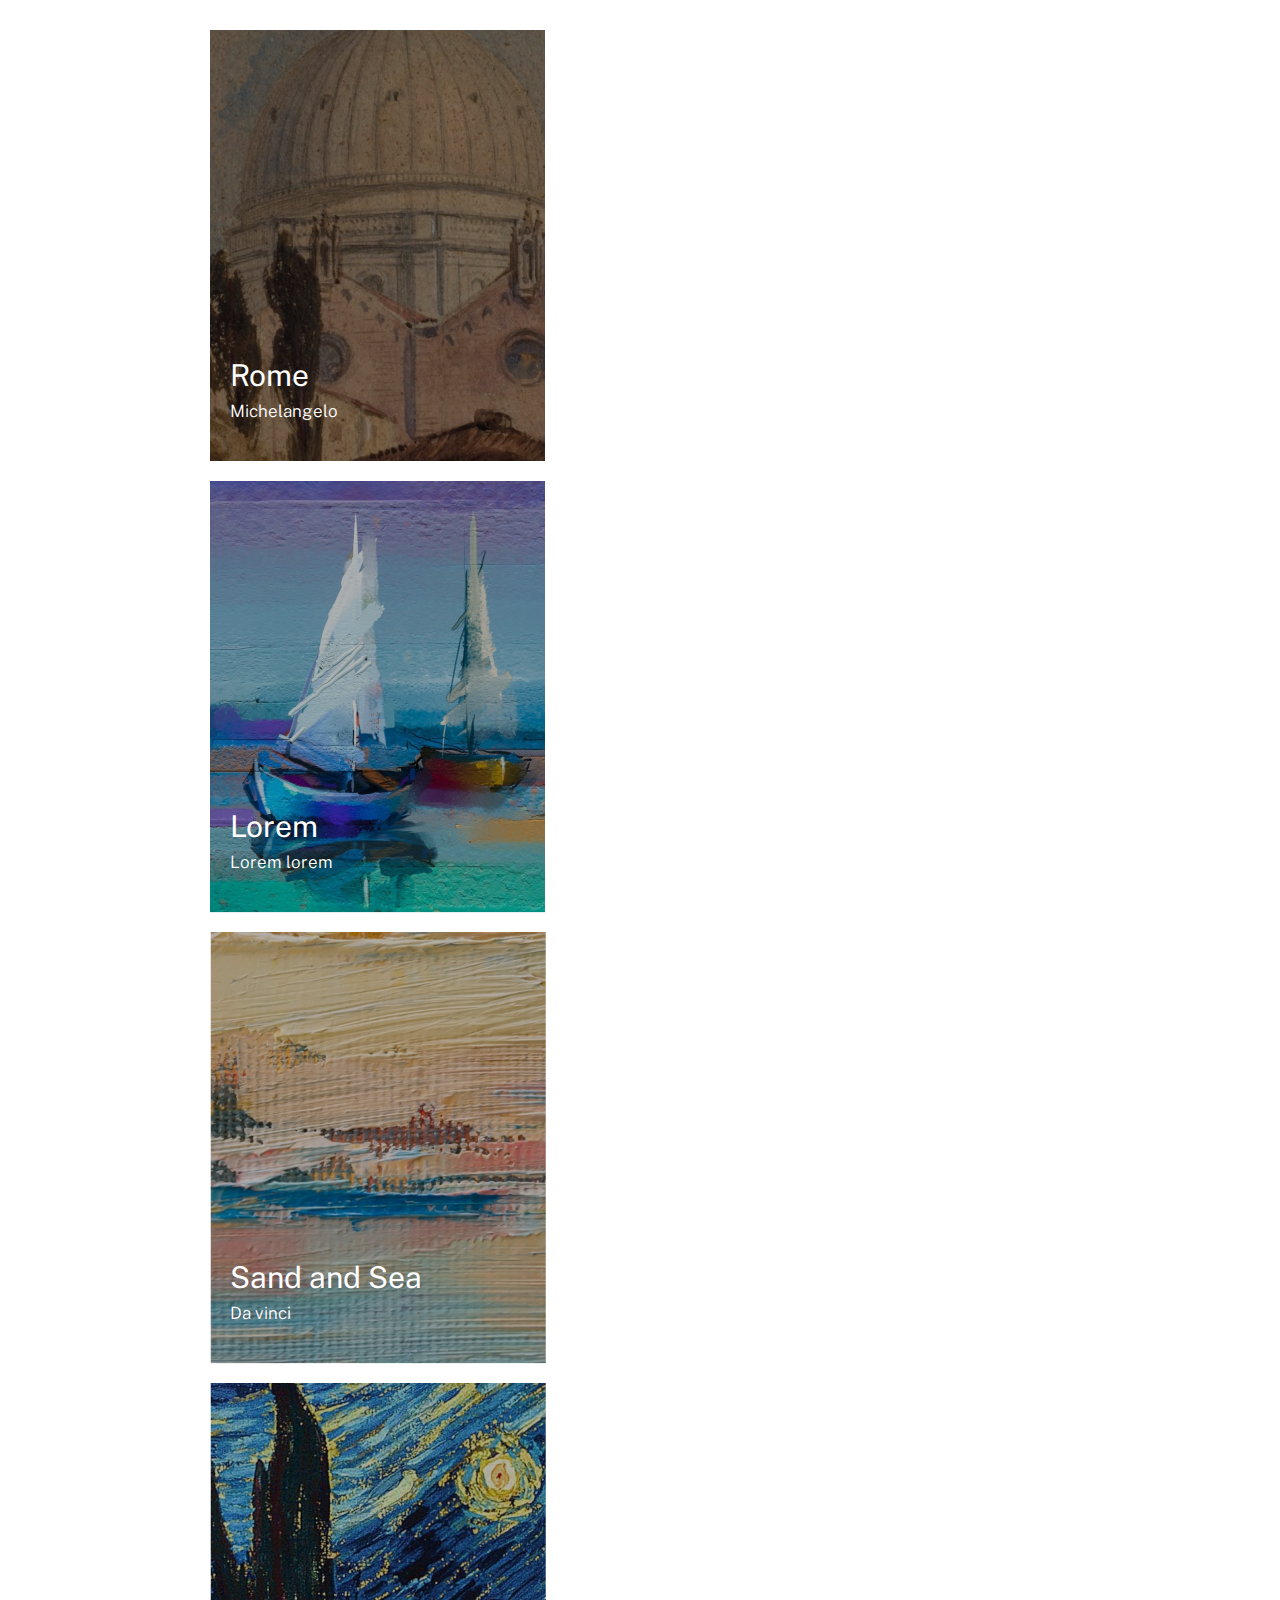
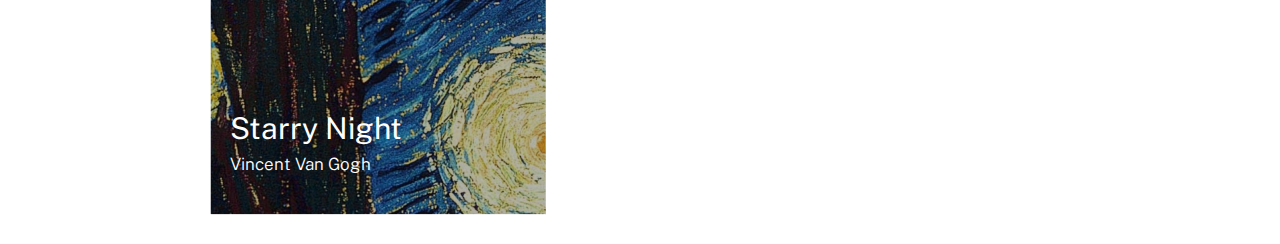
<file: lista-de-imagens-feito-aula/index.html>
<!DOCTYPE html>
<html lang="en">
  <head>
    <meta charset="UTF-8">
    <meta http-equiv="X-UA-Compatible" content="IE=edge">
    <meta name="viewport" content="width=device-width, initial-scale=1.0">

    <link rel="preconnect" href="https://fonts.googleapis.com">
    <link rel="preconnect" href="https://fonts.gstatic.com" crossorigin>
    <link href="https://fonts.googleapis.com/css2?family=Public+Sans:wght@300;700&display=swap" rel="stylesheet">

    <title>Desafio 2</title>
    <link rel="stylesheet" href="src/css/reset.css">
    <link rel="stylesheet" href="src/css/files.css">
  </head>
  <body>
    <main>
        <section class="paintings">
          <div class="painting">
            <img class="image rome" src="src/img/rome.png" alt="Painting"></img>
            
            <div class="info">
                <h2 class="title">Rome</h2>
                <h3 class="sub-title">Michelangelo</h3>
            </div>
          </div>
        
          <div class="painting">
            <img class="image boat" src="src/img/boat.png" alt="Painting"></img>

            <div class="info">
              <h2 class="title">Lorem</h2>
              <h3 class="sub-title">Lorem lorem</h3>
            </div>
          </div>

          <div class="painting">
            <img class="image sand" src="src/img/sand-and-sea.png" alt="Painting Sand and Sea by Da Vinci"></img>

            <div class="info">
              <h2 class="title">Sand and Sea</h2>
              <h3 class="sub-title">Da vinci</h3>
            </div>
          </div>

          <div class="painting">
            <img class="image star" src="src/img/starry-night.png" alt="Painting Starry night by Van Gogh"></img>

            <div class="info">
              <h2 class="title">Starry Night</h2>
              <h3 class="sub-title">Vincent Van Gogh</h3>
            </div>
          </div>
        </section>
    </main>
  </body>
</html>
</file>
<file: lista-de-imagens-feito-aula/src/css/files.css>
@import url(../css/base.css);
@import url(../css/style.css);
@import url(../css/responsive.css);
</file>
